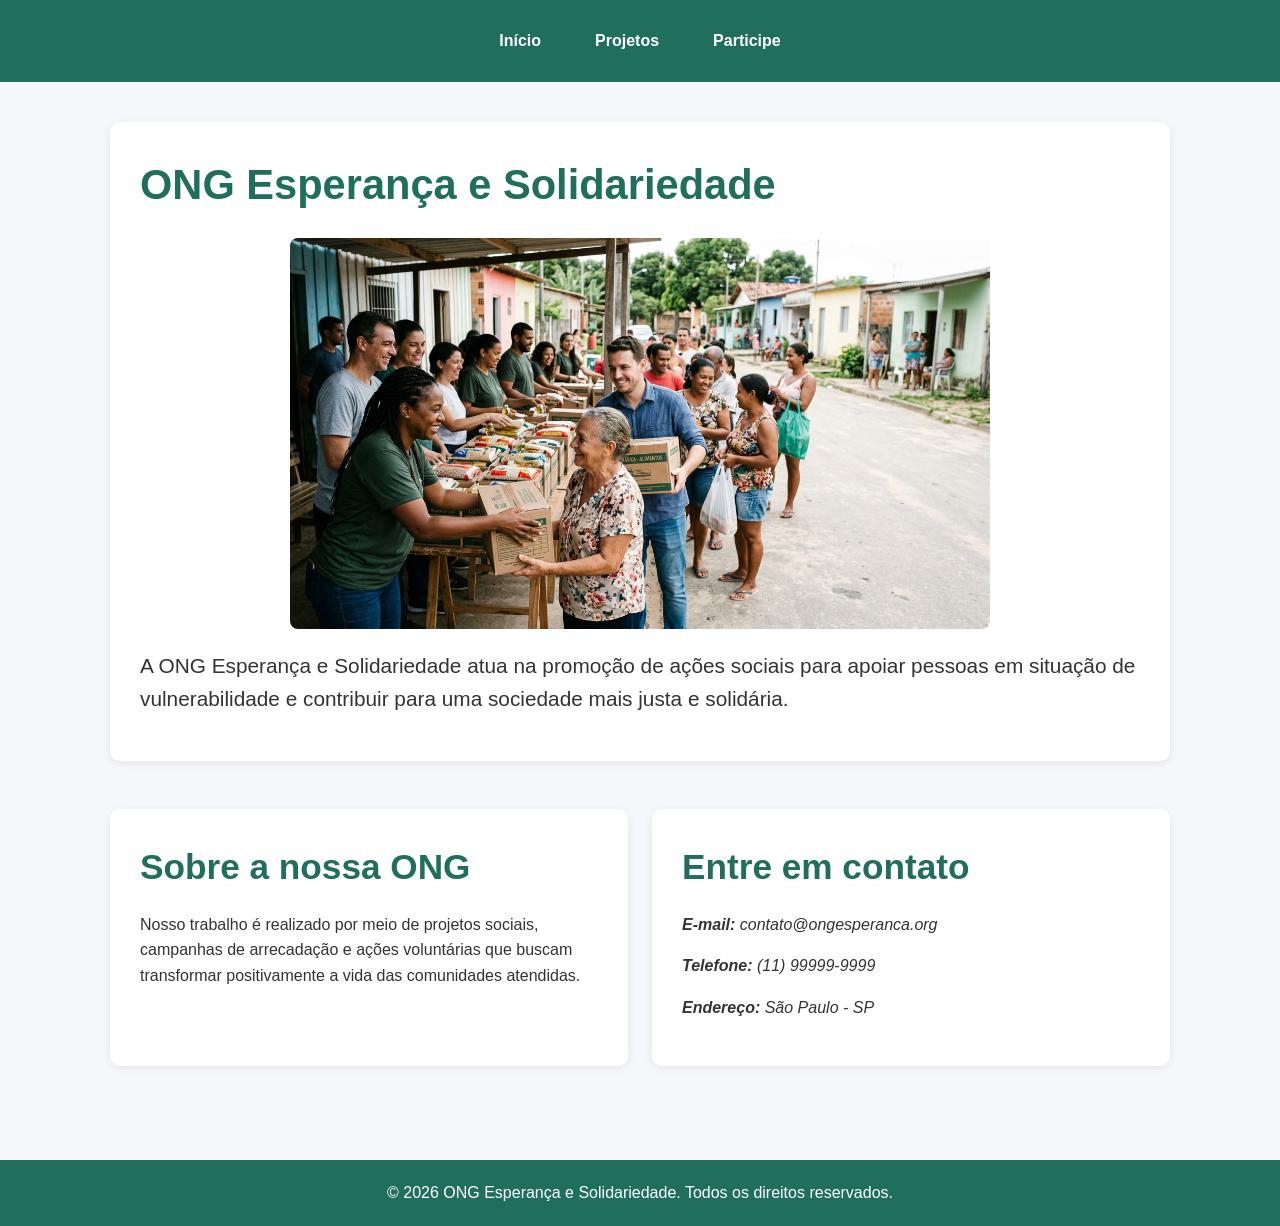
<file: index.html>
<!DOCTYPE html>
<html lang="pt-BR">

<head>

    <meta charset="UTF-8">

    <meta name="viewport"
        content="width=device-width, initial-scale=1.0">

    <meta name="description"
        content="ONG Esperança e Solidariedade - ações sociais, doações e voluntariado.">

    <title>ONG Esperança e Solidariedade</title>

    <link rel="stylesheet"
        href="css/style.css">

</head>

<body>

    <header>

        <div class="header-container">

            <button
                type="button"
                class="menu-toggle"
                id="menu-toggle"
                aria-label="Abrir menu"
                aria-expanded="false"
                aria-controls="menu-principal">

                ☰ Menu

            </button>

            <nav aria-label="Navegação principal">

                <ul class="menu" id="menu-principal">

                    <li class="menu-item">
                        <a href="index.html">
                            Início
                        </a>
                    </li>

                    <li class="menu-item dropdown">

                        <a href="projetos.html">
                            Projetos
                        </a>

                        <ul class="dropdown-menu">

                            <li>
                                <a href="projetos.html#doacao">
                                    Doações
                                </a>
                            </li>

                            <li>
                                <a href="projetos.html#voluntariado">
                                    Voluntariado
                                </a>
                            </li>

                        </ul>

                    </li>

                    <li class="menu-item">
                        <a href="cadastro.html">
                            Participe
                        </a>
                    </li>

                </ul>

            </nav>

        </div>

    </header>


    <main>

        <div class="grid-12">

            <section
                id="inicio"
                class="grid-full">

                <h1>
                    ONG Esperança e Solidariedade
                </h1>

                <img
                    src="imagens/ong.jpg"
                    alt="Voluntários da ONG reunidos em uma ação solidária">

                <p class="texto-destaque">
                    A ONG Esperança e Solidariedade atua na promoção
                    de ações sociais para apoiar pessoas em situação
                    de vulnerabilidade e contribuir para uma sociedade
                    mais justa e solidária.
                </p>

            </section>


            <section
                id="sobre"
                class="grid-half">

                <h2>
                    Sobre a nossa ONG
                </h2>

                <p>
                    Nosso trabalho é realizado por meio de projetos
                    sociais, campanhas de arrecadação e ações
                    voluntárias que buscam transformar positivamente
                    a vida das comunidades atendidas.
                </p>

            </section>


            <section
                id="contato"
                class="grid-half">

                <h2>
                    Entre em contato
                </h2>

                <address>

                    <p>
                        <strong>E-mail:</strong>
                        contato@ongesperanca.org
                    </p>

                    <p>
                        <strong>Telefone:</strong>
                        (11) 99999-9999
                    </p>

                    <p>
                        <strong>Endereço:</strong>
                        São Paulo - SP
                    </p>

                </address>

            </section>

        </div>

    </main>


    <footer>

        <p>
            &copy; 2026 ONG Esperança e Solidariedade.
            Todos os direitos reservados.
        </p>

    </footer>


    <script src="js/script.js"></script>

</body>

</html>
</file>
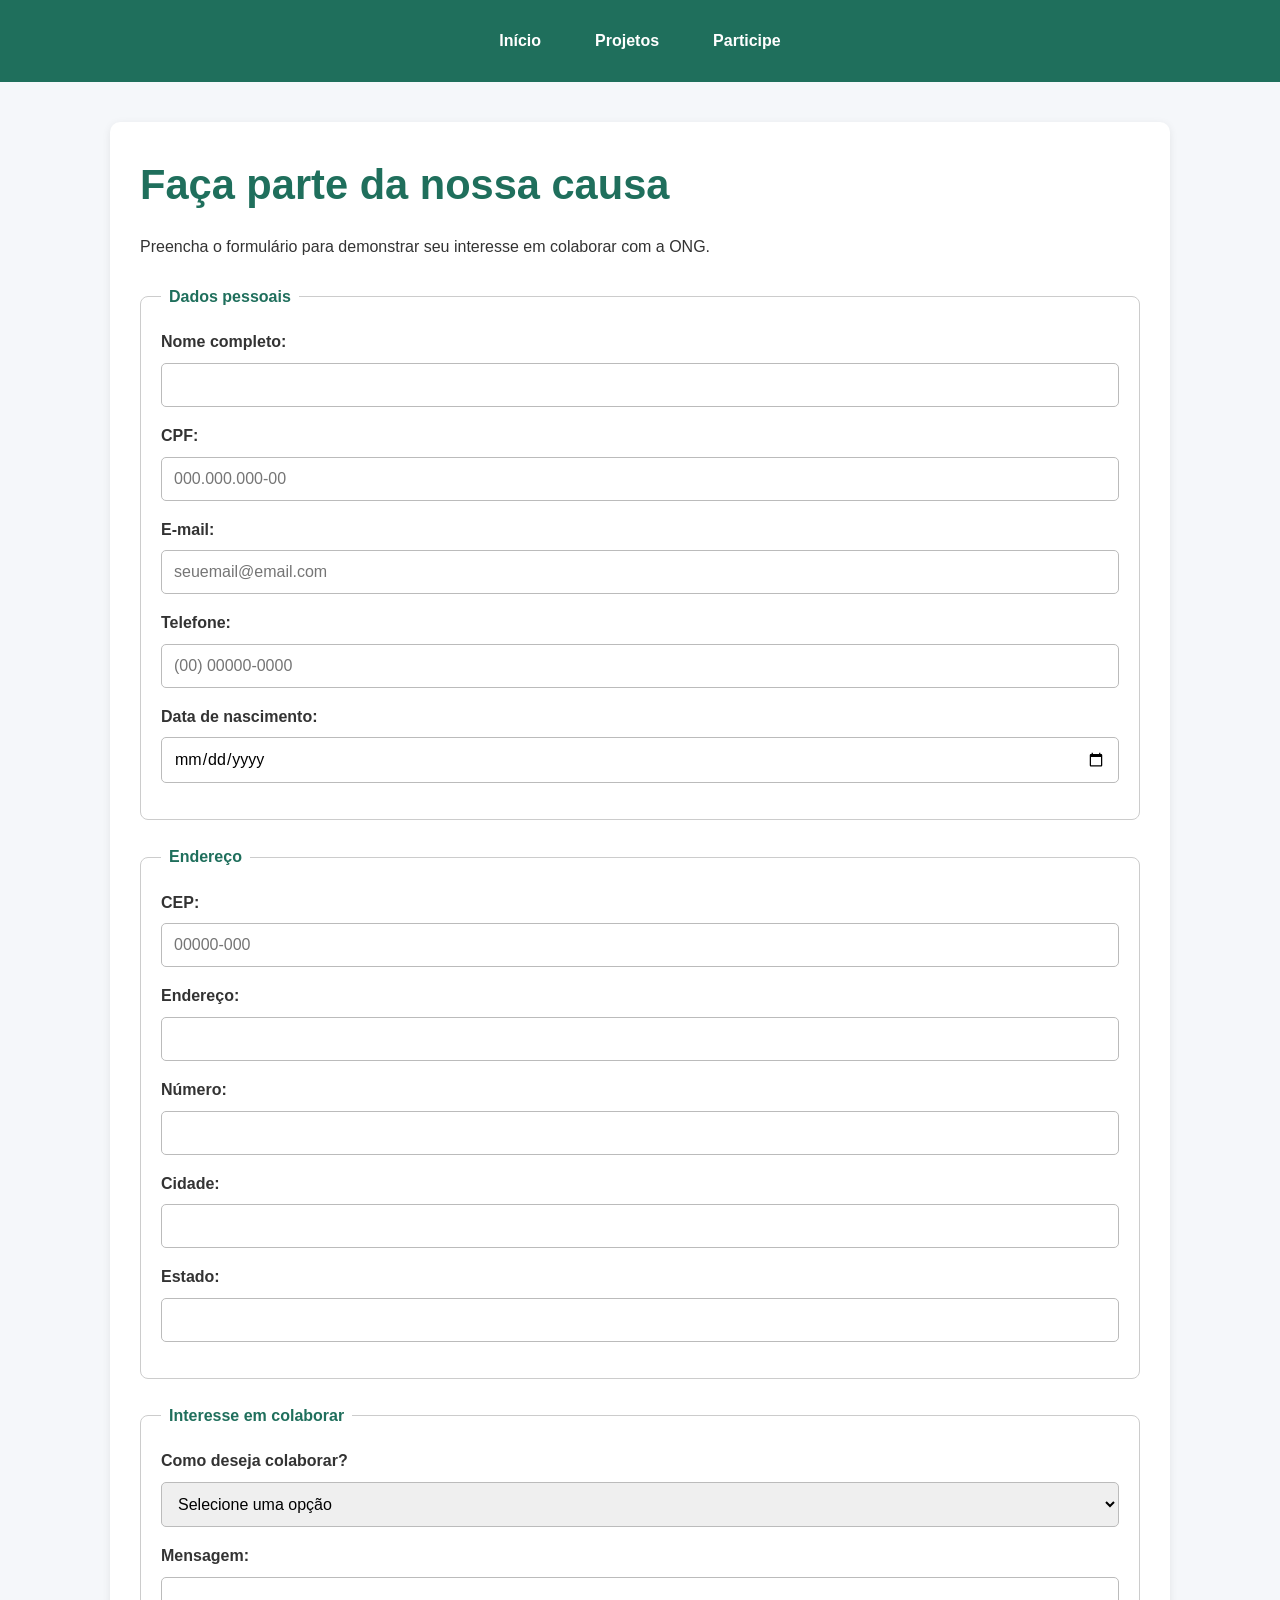
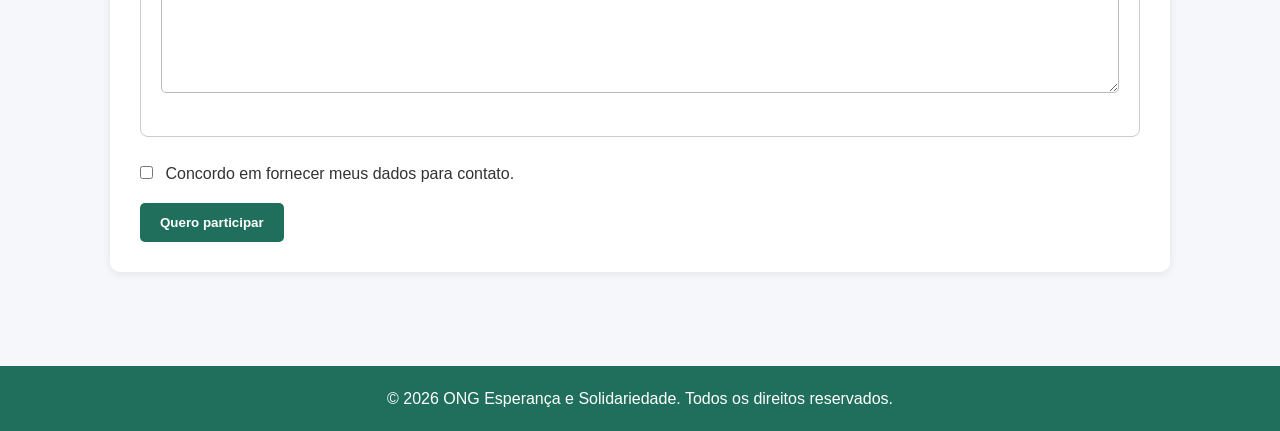
<file: cadastro.html>
<!DOCTYPE html>
<html lang="pt-BR">

<head>

    <meta charset="UTF-8">

    <meta name="viewport"
        content="width=device-width, initial-scale=1.0">

    <meta name="description"
        content="Cadastre-se para participar das ações da ONG Esperança e Solidariedade.">

    <title>Cadastro | ONG Esperança e Solidariedade</title>

    <link rel="stylesheet"
        href="css/style.css">

</head>

<body>

    <header>

        <div class="header-container">

            <button
                type="button"
                class="menu-toggle"
                id="menu-toggle"
                aria-label="Abrir menu"
                aria-expanded="false"
                aria-controls="menu-principal">

                ☰ Menu

            </button>

            <nav aria-label="Navegação principal">

                <ul class="menu" id="menu-principal">

                    <li class="menu-item">
                        <a href="index.html">
                            Início
                        </a>
                    </li>

                    <li class="menu-item dropdown">

                        <a href="projetos.html">
                            Projetos
                        </a>

                        <ul class="dropdown-menu">

                            <li>
                                <a href="projetos.html#doacao">
                                    Doações
                                </a>
                            </li>

                            <li>
                                <a href="projetos.html#voluntariado">
                                    Voluntariado
                                </a>
                            </li>

                        </ul>

                    </li>

                    <li class="menu-item">
                        <a href="cadastro.html">
                            Participe
                        </a>
                    </li>

                </ul>

            </nav>

        </div>

    </header>


    <main>

        <div class="grid-12">

            <section class="grid-full">

                <h1>
                    Faça parte da nossa causa
                </h1>

                <p>
                    Preencha o formulário para demonstrar seu interesse
                    em colaborar com a ONG.
                </p>


                <div
                    id="form-alert"
                    class="alert"
                    role="alert"
                    hidden>
                </div>


                <form
                    action="#"
                    method="post"
                    id="formulario-cadastro">


                    <!-- DADOS PESSOAIS -->

                    <fieldset>

                        <legend>
                            Dados pessoais
                        </legend>


                        <p>

                            <label for="nome">
                                Nome completo:
                            </label>

                            <input
                                type="text"
                                id="nome"
                                name="nome"
                                minlength="3"
                                maxlength="100"
                                required>

                            <span
                                id="erro-nome"
                                class="mensagem-campo">
                            </span>

                        </p>


                        <p>

                            <label for="cpf">
                                CPF:
                            </label>

                            <input
                                type="text"
                                id="cpf"
                                name="cpf"
                                placeholder="000.000.000-00"
                                maxlength="14"
                                pattern="[0-9]{3}\.[0-9]{3}\.[0-9]{3}-[0-9]{2}"
                                title="Digite o CPF no formato 000.000.000-00"
                                required>

                            <span
                                id="erro-cpf"
                                class="mensagem-campo">
                            </span>

                        </p>


                        <p>

                            <label for="email">
                                E-mail:
                            </label>

                            <input
                                type="email"
                                id="email"
                                name="email"
                                placeholder="seuemail@email.com"
                                required>

                            <span
                                id="erro-email"
                                class="mensagem-campo">
                            </span>

                        </p>


                        <p>

                            <label for="telefone">
                                Telefone:
                            </label>

                            <input
                                type="tel"
                                id="telefone"
                                name="telefone"
                                placeholder="(00) 00000-0000"
                                maxlength="15"
                                pattern="\([0-9]{2}\) [0-9]{5}-[0-9]{4}"
                                title="Digite o telefone no formato (00) 00000-0000"
                                required>

                            <span
                                id="erro-telefone"
                                class="mensagem-campo">
                            </span>

                        </p>


                        <p>

                            <label for="nascimento">
                                Data de nascimento:
                            </label>

                            <input
                                type="date"
                                id="nascimento"
                                name="nascimento"
                                required>

                        </p>

                    </fieldset>


                    <!-- ENDEREÇO -->

                    <fieldset>

                        <legend>
                            Endereço
                        </legend>


                        <p>

                            <label for="cep">
                                CEP:
                            </label>

                            <input
                                type="text"
                                id="cep"
                                name="cep"
                                placeholder="00000-000"
                                maxlength="9"
                                pattern="[0-9]{5}-[0-9]{3}"
                                title="Digite o CEP no formato 00000-000"
                                required>

                        </p>


                        <p>

                            <label for="endereco">
                                Endereço:
                            </label>

                            <input
                                type="text"
                                id="endereco"
                                name="endereco"
                                maxlength="150"
                                required>

                        </p>


                        <p>

                            <label for="numero">
                                Número:
                            </label>

                            <input
                                type="number"
                                id="numero"
                                name="numero"
                                min="1"
                                required>

                        </p>


                        <p>

                            <label for="cidade">
                                Cidade:
                            </label>

                            <input
                                type="text"
                                id="cidade"
                                name="cidade"
                                maxlength="100"
                                required>

                        </p>


                        <p>

                            <label for="estado">
                                Estado:
                            </label>

                            <input
                                type="text"
                                id="estado"
                                name="estado"
                                maxlength="50"
                                required>

                        </p>

                    </fieldset>


                    <!-- INTERESSE -->

                    <fieldset>

                        <legend>
                            Interesse em colaborar
                        </legend>


                        <p>

                            <label for="interesse">
                                Como deseja colaborar?
                            </label>

                            <select
                                id="interesse"
                                name="interesse"
                                required>

                                <option value="">
                                    Selecione uma opção
                                </option>

                                <option value="voluntariado">
                                    Voluntariado
                                </option>

                                <option value="doacao">
                                    Doação
                                </option>

                                <option value="divulgacao">
                                    Divulgação
                                </option>

                            </select>

                        </p>


                        <p>

                            <label for="mensagem">
                                Mensagem:
                            </label>

                            <textarea
                                id="mensagem"
                                name="mensagem"
                                rows="5"
                                maxlength="500"
                                placeholder="Conte como gostaria de colaborar.">
                            </textarea>

                        </p>

                    </fieldset>


                    <!-- ACEITE -->

                    <p>

                        <input
                            type="checkbox"
                            id="aceite"
                            name="aceite"
                            required>

                        <label for="aceite">
                            Concordo em fornecer meus dados para contato.
                        </label>

                    </p>


                    <button
                        type="submit"
                        class="botao"
                        id="botao-enviar">

                        Quero participar

                    </button>

                </form>

            </section>

        </div>

    </main>


    <footer>

        <p>
            &copy; 2026 ONG Esperança e Solidariedade.
            Todos os direitos reservados.
        </p>

    </footer>


    <script src="js/script.js"></script>

</body>

</html>
</file>
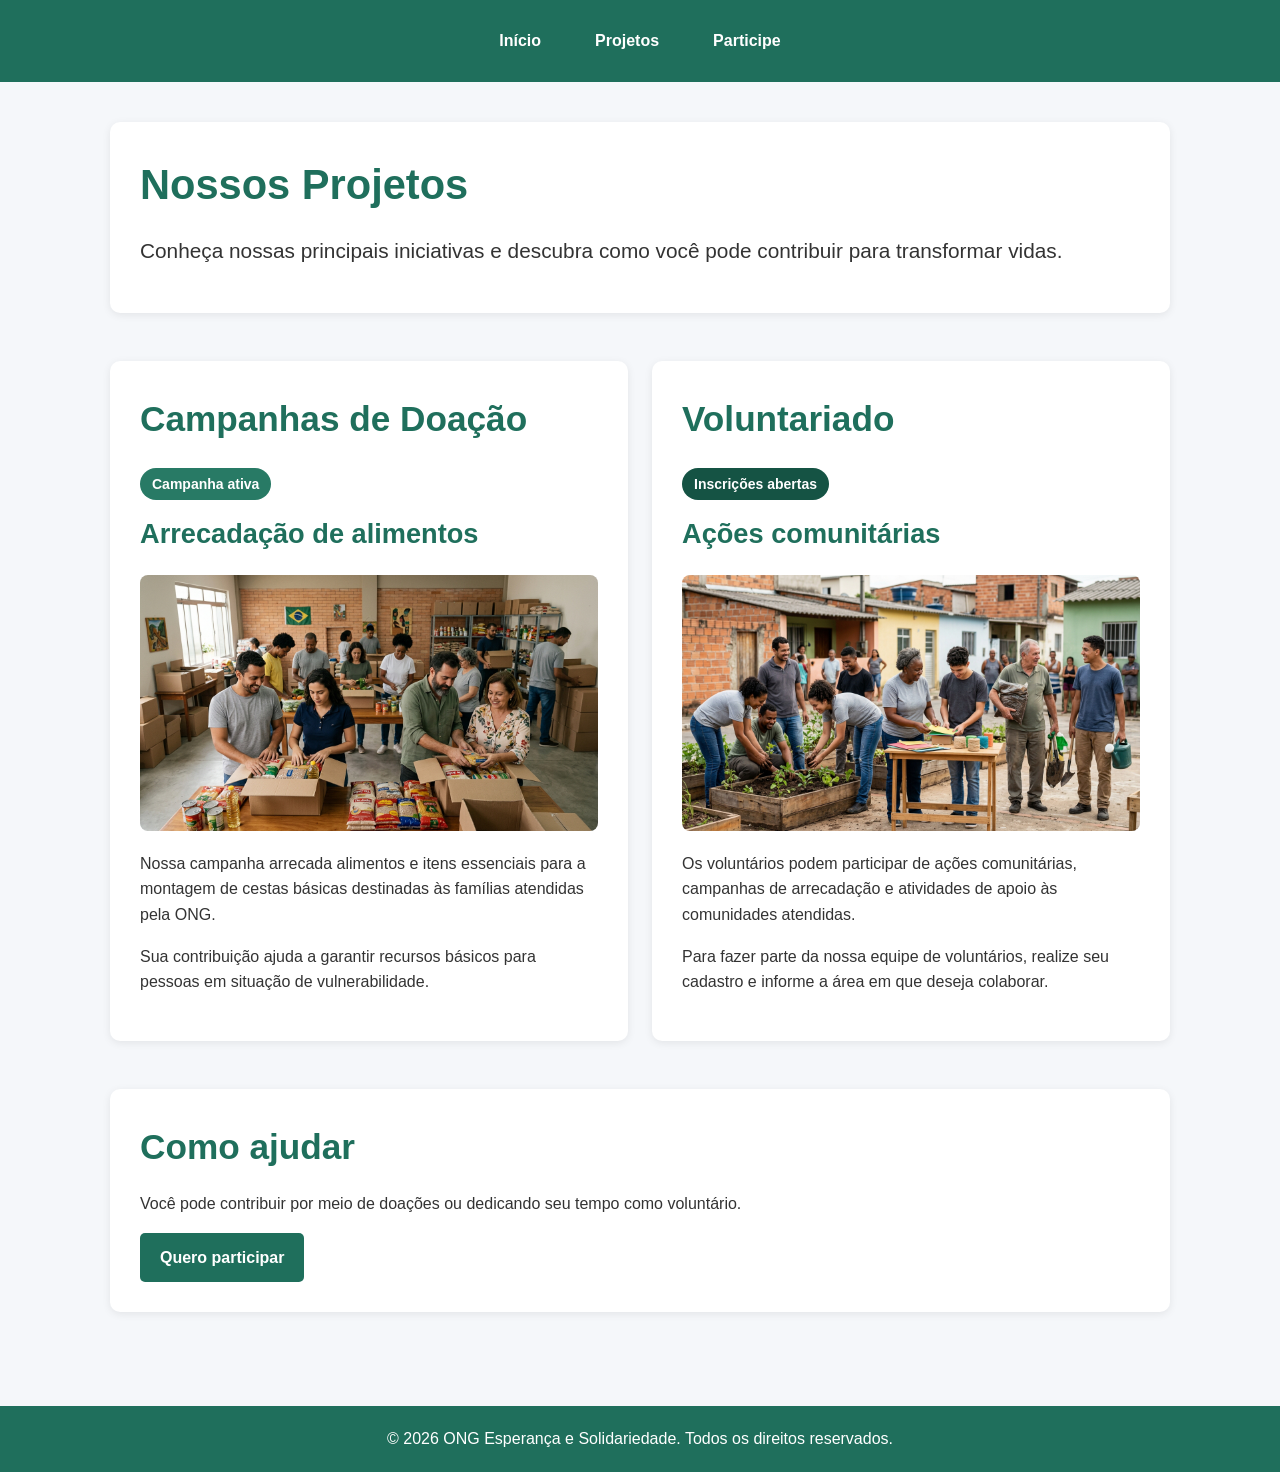
<file: projetos.html>
<!DOCTYPE html>
<html lang="pt-BR">

<head>

    <meta charset="UTF-8">

    <meta name="viewport"
        content="width=device-width, initial-scale=1.0">

    <meta name="description"
        content="Conheça os projetos de doação e voluntariado da ONG Esperança e Solidariedade.">

    <title>Projetos | ONG Esperança e Solidariedade</title>

    <link rel="stylesheet"
        href="css/style.css">

</head>

<body>

    <header>

        <div class="header-container">

            <button
                type="button"
                class="menu-toggle"
                id="menu-toggle"
                aria-label="Abrir menu"
                aria-expanded="false"
                aria-controls="menu-principal">

                ☰ Menu

            </button>

            <nav aria-label="Navegação principal">

                <ul class="menu" id="menu-principal">

                    <li class="menu-item">
                        <a href="index.html">
                            Início
                        </a>
                    </li>

                    <li class="menu-item dropdown">

                        <a href="projetos.html">
                            Projetos
                        </a>

                        <ul class="dropdown-menu">

                            <li>
                                <a href="#doacao">
                                    Doações
                                </a>
                            </li>

                            <li>
                                <a href="#voluntariado">
                                    Voluntariado
                                </a>
                            </li>

                        </ul>

                    </li>

                    <li class="menu-item">
                        <a href="cadastro.html">
                            Participe
                        </a>
                    </li>

                </ul>

            </nav>

        </div>

    </header>


    <main>

        <div class="grid-12">

            <section
                id="projetos"
                class="grid-full">

                <h1>
                    Nossos Projetos
                </h1>

                <p class="texto-destaque">
                    Conheça nossas principais iniciativas e descubra
                    como você pode contribuir para transformar vidas.
                </p>

            </section>


            <section
                id="doacao"
                class="grid-half">

                <h2>
                    Campanhas de Doação
                </h2>

                <article>

                    <button
                        type="button"
                        class="badge badge-doacao"
                        id="badge-doacao">

                        Campanha ativa

                    </button>

                    <h3>
                        Arrecadação de alimentos
                    </h3>

                    <img
                        src="imagens/projeto-doacao.jpg"
                        alt="Voluntários organizando alimentos para uma campanha de doação">

                    <p>
                        Nossa campanha arrecada alimentos e itens
                        essenciais para a montagem de cestas básicas
                        destinadas às famílias atendidas pela ONG.
                    </p>

                    <p>
                        Sua contribuição ajuda a garantir recursos
                        básicos para pessoas em situação de
                        vulnerabilidade.
                    </p>

                </article>

            </section>


            <section
                id="voluntariado"
                class="grid-half">

                <h2>
                    Voluntariado
                </h2>

                <article>

                    <button
                        type="button"
                        class="badge badge-voluntariado"
                        id="badge-voluntariado">

                        Inscrições abertas

                    </button>

                    <h3>
                        Ações comunitárias
                    </h3>

                    <img
                        src="imagens/projeto-voluntariado.jpg"
                        alt="Voluntários participando de uma ação social comunitária">

                    <p>
                        Os voluntários podem participar de ações
                        comunitárias, campanhas de arrecadação e
                        atividades de apoio às comunidades atendidas.
                    </p>

                    <p>
                        Para fazer parte da nossa equipe de voluntários,
                        realize seu cadastro e informe a área em que
                        deseja colaborar.
                    </p>

                </article>

            </section>


            <section
                id="como-ajudar"
                class="grid-full">

                <h2>
                    Como ajudar
                </h2>

                <p>
                    Você pode contribuir por meio de doações ou
                    dedicando seu tempo como voluntário.
                </p>

                <a
                    href="cadastro.html"
                    class="botao">

                    Quero participar

                </a>

            </section>

        </div>

    </main>


    <footer>

        <p>
            &copy; 2026 ONG Esperança e Solidariedade.
            Todos os direitos reservados.
        </p>

    </footer>


    <script src="js/script.js"></script>

</body>

</html>
</file>
<file: css/style.css>
/* ==================================================
   DESIGN SYSTEM
================================================== */

:root {

    /* Cores */
    --cor-primaria: #1f6f5c;
    --cor-primaria-escura: #155344;
    --cor-primaria-clara: #287a65;
    --cor-secundaria: #4caf50;
    --cor-sucesso: #2e7d32;
    --cor-erro: #c62828;
    --cor-alerta: #f9a825;
    --cor-fundo: #f5f7fa;
    --cor-superficie: #ffffff;
    --cor-texto: #333333;
    --cor-texto-claro: #666666;
    --cor-borda: #cccccc;
    --cor-borda-input: #bbbbbb;
    --cor-branca: #ffffff;
    --cor-desabilitada: #999999;

    /* Tipografia */
    --fonte-principal: Arial, Helvetica, sans-serif;

    --texto-xs: 0.75rem;
    --texto-sm: 0.875rem;
    --texto-md: 1rem;
    --texto-lg: 1.3rem;
    --texto-xl: 1.7rem;
    --texto-xxl: 2.2rem;
    --texto-display: 2.6rem;

    /* Espaçamentos */
    --espaco-1: 4px;
    --espaco-2: 8px;
    --espaco-3: 12px;
    --espaco-4: 16px;
    --espaco-5: 20px;
    --espaco-6: 24px;
    --espaco-7: 30px;
    --espaco-8: 40px;
    --espaco-9: 50px;

    /* Bordas */
    --raio-pequeno: 5px;
    --raio-medio: 8px;
    --raio-grande: 10px;
    --raio-pill: 20px;

    /* Sombras */
    --sombra-card: 0 2px 8px rgba(0, 0, 0, 0.08);
    --sombra-modal: 0 8px 30px rgba(0, 0, 0, 0.3);

    /* Transições */
    --transicao: 0.3s ease;
}


/* ==================================================
   RESET
================================================== */

* {
    box-sizing: border-box;
    margin: 0;
    padding: 0;
}


/* ==================================================
   BASE
================================================== */

body {
    font-family: var(--fonte-principal);
    font-size: var(--texto-md);
    line-height: 1.6;
    background-color: var(--cor-fundo);
    color: var(--cor-texto);
}

p {
    margin-bottom: var(--espaco-4);
}

a {
    color: var(--cor-primaria);
}


/* ==================================================
   CABEÇALHO
================================================== */

header {
    background-color: var(--cor-primaria);
    padding: var(--espaco-5);
}

.header-container {
    max-width: 1100px;
    margin: 0 auto;

    display: flex;
    align-items: center;
    justify-content: space-between;
}


/* ==================================================
   NAVEGAÇÃO / FLEXBOX
================================================== */

nav {
    width: 100%;
}

.menu {
    display: flex;
    justify-content: center;
    align-items: center;
    gap: var(--espaco-7);
    list-style: none;
}

.menu-item {
    position: relative;
}

.menu a {
    display: block;

    color: var(--cor-branca);
    text-decoration: none;
    font-weight: bold;

    padding: var(--espaco-2) var(--espaco-3);
    border-radius: var(--raio-pequeno);

    transition:
        background-color var(--transicao),
        transform 0.2s ease;
}


/* Hover */

.menu a:hover {
    background-color: var(--cor-primaria-escura);
    text-decoration: underline;
}


/* Active */

.menu a:active {
    transform: scale(0.95);
}


/* Focus */

.menu a:focus-visible {
    outline: 3px solid var(--cor-alerta);
    outline-offset: 3px;
}


/* ==================================================
   DROPDOWN
================================================== */

.dropdown-menu {
    position: absolute;

    top: 100%;
    left: 0;

    min-width: 190px;

    background-color: var(--cor-superficie);

    list-style: none;

    padding: var(--espaco-2);

    border-radius: var(--raio-medio);

    box-shadow: var(--sombra-card);

    display: none;

    z-index: 100;
}

.dropdown:hover .dropdown-menu,
.dropdown:focus-within .dropdown-menu {
    display: block;
}

.dropdown-menu a {
    color: var(--cor-primaria);
}

.dropdown-menu a:hover {
    color: var(--cor-branca);
}


/* ==================================================
   BOTÃO HAMBÚRGUER
================================================== */

.menu-toggle {
    display: none;

    background-color: var(--cor-primaria-escura);

    color: var(--cor-branca);

    border: none;

    padding: var(--espaco-3);

    border-radius: var(--raio-pequeno);

    font-size: var(--texto-lg);

    cursor: pointer;
}


/* ==================================================
   CONTEÚDO
================================================== */

main {
    max-width: 1100px;

    margin: 0 auto;

    padding: var(--espaco-8) var(--espaco-5);
}


/* ==================================================
   GRID DE 12 COLUNAS
================================================== */

.grid-12 {
    display: grid;

    grid-template-columns: repeat(12, 1fr);

    gap: var(--espaco-6);
}

.grid-full {
    grid-column: span 12;
}

.grid-half {
    grid-column: span 6;
}


/* ==================================================
   SEÇÕES
================================================== */

section {
    background-color: var(--cor-superficie);

    padding: var(--espaco-7);

    margin-bottom: var(--espaco-6);

    border-radius: var(--raio-grande);

    box-shadow: var(--sombra-card);
}


/* ==================================================
   TIPOGRAFIA
================================================== */

h1,
h2,
h3 {
    color: var(--cor-primaria);

    margin-bottom: var(--espaco-4);
}

h1 {
    font-size: var(--texto-display);
}

h2 {
    font-size: var(--texto-xxl);
}

h3 {
    font-size: var(--texto-xl);
}

.texto-destaque {
    font-size: var(--texto-lg);
}

.texto-menor {
    font-size: var(--texto-sm);
    color: var(--cor-texto-claro);
}


/* ==================================================
   IMAGENS
================================================== */

img {
    width: 100%;
    max-width: 700px;

    height: auto;

    display: block;

    margin: var(--espaco-5) auto;

    border-radius: var(--raio-medio);
}


/* ==================================================
   ARTIGOS
================================================== */

article {
    margin-top: var(--espaco-5);
}


/* ==================================================
   BOTÕES E LINKS DE AÇÃO
================================================== */

.botao,
section a.botao {
    display: inline-block;

    background-color: var(--cor-primaria);

    color: var(--cor-branca);

    padding: var(--espaco-3) var(--espaco-5);

    border: none;

    border-radius: var(--raio-pequeno);

    text-decoration: none;

    font-weight: bold;

    cursor: pointer;

    transition:
        background-color var(--transicao),
        transform 0.2s ease,
        opacity var(--transicao);
}

.botao:hover,
section a.botao:hover {
    background-color: var(--cor-primaria-escura);
}

.botao:active,
section a.botao:active {
    transform: scale(0.97);
}

.botao:focus-visible,
section a.botao:focus-visible {
    outline: 3px solid var(--cor-alerta);
    outline-offset: 3px;
}

.botao:disabled,
button:disabled {
    background-color: var(--cor-desabilitada);

    cursor: not-allowed;

    opacity: 0.7;
}


/* ==================================================
   BADGES
================================================== */

.badge {
    display: inline-block;

    padding: var(--espaco-2) var(--espaco-3);

    margin-bottom: var(--espaco-3);

    border: none;

    border-radius: var(--raio-pill);

    font-size: var(--texto-sm);

    font-weight: bold;

    color: var(--cor-branca);

    cursor: pointer;

    transition:
        transform 0.2s ease,
        opacity var(--transicao);
}

.badge:hover {
    opacity: 0.85;
}

.badge:active {
    transform: scale(0.95);
}

.badge:focus-visible {
    outline: 3px solid var(--cor-alerta);
    outline-offset: 3px;
}

.badge-doacao {
    background-color: var(--cor-primaria-clara);
}

.badge-voluntariado {
    background-color: var(--cor-primaria-escura);
}


/* ==================================================
   FORMULÁRIO
================================================== */

form {
    margin-top: var(--espaco-6);
}

fieldset {
    border: 1px solid var(--cor-borda);

    border-radius: var(--raio-medio);

    padding: var(--espaco-5);

    margin-bottom: var(--espaco-6);
}

legend {
    font-weight: bold;

    color: var(--cor-primaria);

    padding: 0 var(--espaco-2);
}

label {
    display: block;

    font-weight: bold;

    margin-bottom: var(--espaco-2);
}

input,
select,
textarea {
    width: 100%;

    padding: var(--espaco-3);

    border: 1px solid var(--cor-borda-input);

    border-radius: var(--raio-pequeno);

    font-size: var(--texto-md);

    font-family: inherit;

    transition:
        border-color var(--transicao),
        box-shadow var(--transicao);
}


/* Focus */

input:focus,
select:focus,
textarea:focus {
    outline: 3px solid rgba(31, 111, 92, 0.25);

    border-color: var(--cor-primaria);
}


/* Estado de erro */

input.input-erro,
select.input-erro,
textarea.input-erro {
    border: 2px solid var(--cor-erro);

    background-color: #fff5f5;
}


/* Estado de sucesso */

input.input-sucesso,
select.input-sucesso,
textarea.input-sucesso {
    border: 2px solid var(--cor-sucesso);

    background-color: #f1f8f1;
}


/* Checkbox */

input[type="checkbox"] {
    width: auto;

    margin-right: var(--espaco-2);
}

input[type="checkbox"] + label {
    display: inline;

    font-weight: normal;
}


/* ==================================================
   MENSAGENS DO FORMULÁRIO
================================================== */

.mensagem-campo {
    display: block;

    margin-top: var(--espaco-1);

    font-size: var(--texto-sm);

    color: var(--cor-erro);
}

.mensagem-campo.sucesso {
    color: var(--cor-sucesso);
}


/* ==================================================
   ALERTAS
================================================== */

.alert {
    padding: var(--espaco-4) var(--espaco-5);

    margin: var(--espaco-5) 0;

    border-radius: var(--raio-medio);

    font-weight: bold;

    border-left: 5px solid;
}

.alert-success {
    background-color: #e8f5e9;

    color: #1b5e20;

    border-left-color: var(--cor-sucesso);
}

.alert-error {
    background-color: #ffebee;

    color: #b71c1c;

    border-left-color: var(--cor-erro);
}


/* ==================================================
   TOAST
================================================== */

.toast {
    position: fixed;

    right: var(--espaco-5);

    bottom: var(--espaco-5);

    max-width: 400px;

    background-color: var(--cor-primaria);

    color: var(--cor-branca);

    padding: var(--espaco-4) var(--espaco-5);

    border-radius: var(--raio-medio);

    box-shadow: var(--sombra-modal);

    opacity: 0;

    visibility: hidden;

    transform: translateY(20px);

    transition:
        opacity var(--transicao),
        transform var(--transicao),
        visibility var(--transicao);

    z-index: 1000;
}

.toast.mostrar {
    opacity: 1;

    visibility: visible;

    transform: translateY(0);
}


/* ==================================================
   MODAL
================================================== */

.modal {
    border: none;

    border-radius: var(--raio-grande);

    padding: 0;

    max-width: 450px;

    width: 90%;

    margin: auto;

    box-shadow: var(--sombra-modal);
}

.modal::backdrop {
    background-color: rgba(0, 0, 0, 0.55);
}

.modal-conteudo {
    padding: var(--espaco-7);

    text-align: center;
}


/* ==================================================
   RODAPÉ
================================================== */

footer {
    background-color: var(--cor-primaria);

    color: var(--cor-branca);

    text-align: center;

    padding: var(--espaco-5);

    margin-top: var(--espaco-7);
}

footer p {
    margin-bottom: 0;
}


/* ==================================================
   BREAKPOINT 1 — 900px
================================================== */

@media (max-width: 900px) {

    main {
        max-width: 95%;
    }

    .grid-12 {
        grid-template-columns: repeat(8, 1fr);
    }

    .grid-full {
        grid-column: span 8;
    }

    .grid-half {
        grid-column: span 4;
    }

    .menu {
        gap: var(--espaco-5);
    }
}


/* ==================================================
   BREAKPOINT 2 — 768px
================================================== */

@media (max-width: 768px) {

    main {
        padding: var(--espaco-7) var(--espaco-4);
    }

    section {
        padding: var(--espaco-6);
    }

    .grid-12 {
        grid-template-columns: repeat(6, 1fr);
    }

    .grid-full {
        grid-column: span 6;
    }

    .grid-half {
        grid-column: span 6;
    }

    h1 {
        font-size: var(--texto-xxl);
    }

    h2 {
        font-size: var(--texto-xl);
    }
}


/* ==================================================
   BREAKPOINT 3 — 600px
================================================== */

@media (max-width: 600px) {

    .header-container {
        flex-direction: column;
        gap: var(--espaco-4);
    }

    .menu-toggle {
        display: block;
    }

    .menu {
        display: none;

        flex-direction: column;

        align-items: center;

        gap: var(--espaco-3);
    }

    .menu.menu-aberto {
        display: flex;
    }

    .dropdown-menu {
        position: static;

        box-shadow: none;

        text-align: center;

        margin-top: var(--espaco-2);
    }

    .grid-12 {
        grid-template-columns: repeat(4, 1fr);
    }

    .grid-full,
    .grid-half {
        grid-column: span 4;
    }

    main {
        padding: var(--espaco-5) var(--espaco-3);
    }

    section {
        padding: var(--espaco-5);
    }
}


/* ==================================================
   BREAKPOINT 4 — 480px
================================================== */

@media (max-width: 480px) {

    .grid-12 {
        grid-template-columns: repeat(2, 1fr);
    }

    .grid-full,
    .grid-half {
        grid-column: span 2;
    }

    fieldset {
        padding: var(--espaco-4);
    }

    .botao,
    section a.botao {
        width: 100%;

        text-align: center;
    }

    .toast {
        left: var(--espaco-3);

        right: var(--espaco-3);

        bottom: var(--espaco-3);

        max-width: none;

        text-align: center;
    }
}


/* ==================================================
   BREAKPOINT 5 — 360px
================================================== */

@media (max-width: 360px) {

    .grid-12 {
        grid-template-columns: 1fr;
    }

    .grid-full,
    .grid-half {
        grid-column: span 1;
    }

    section {
        padding: var(--espaco-4);
    }

    h1 {
        font-size: var(--texto-xl);
    }

    h2 {
        font-size: var(--texto-lg);
    }

    h3 {
        font-size: var(--texto-md);
    }
}
</file>
